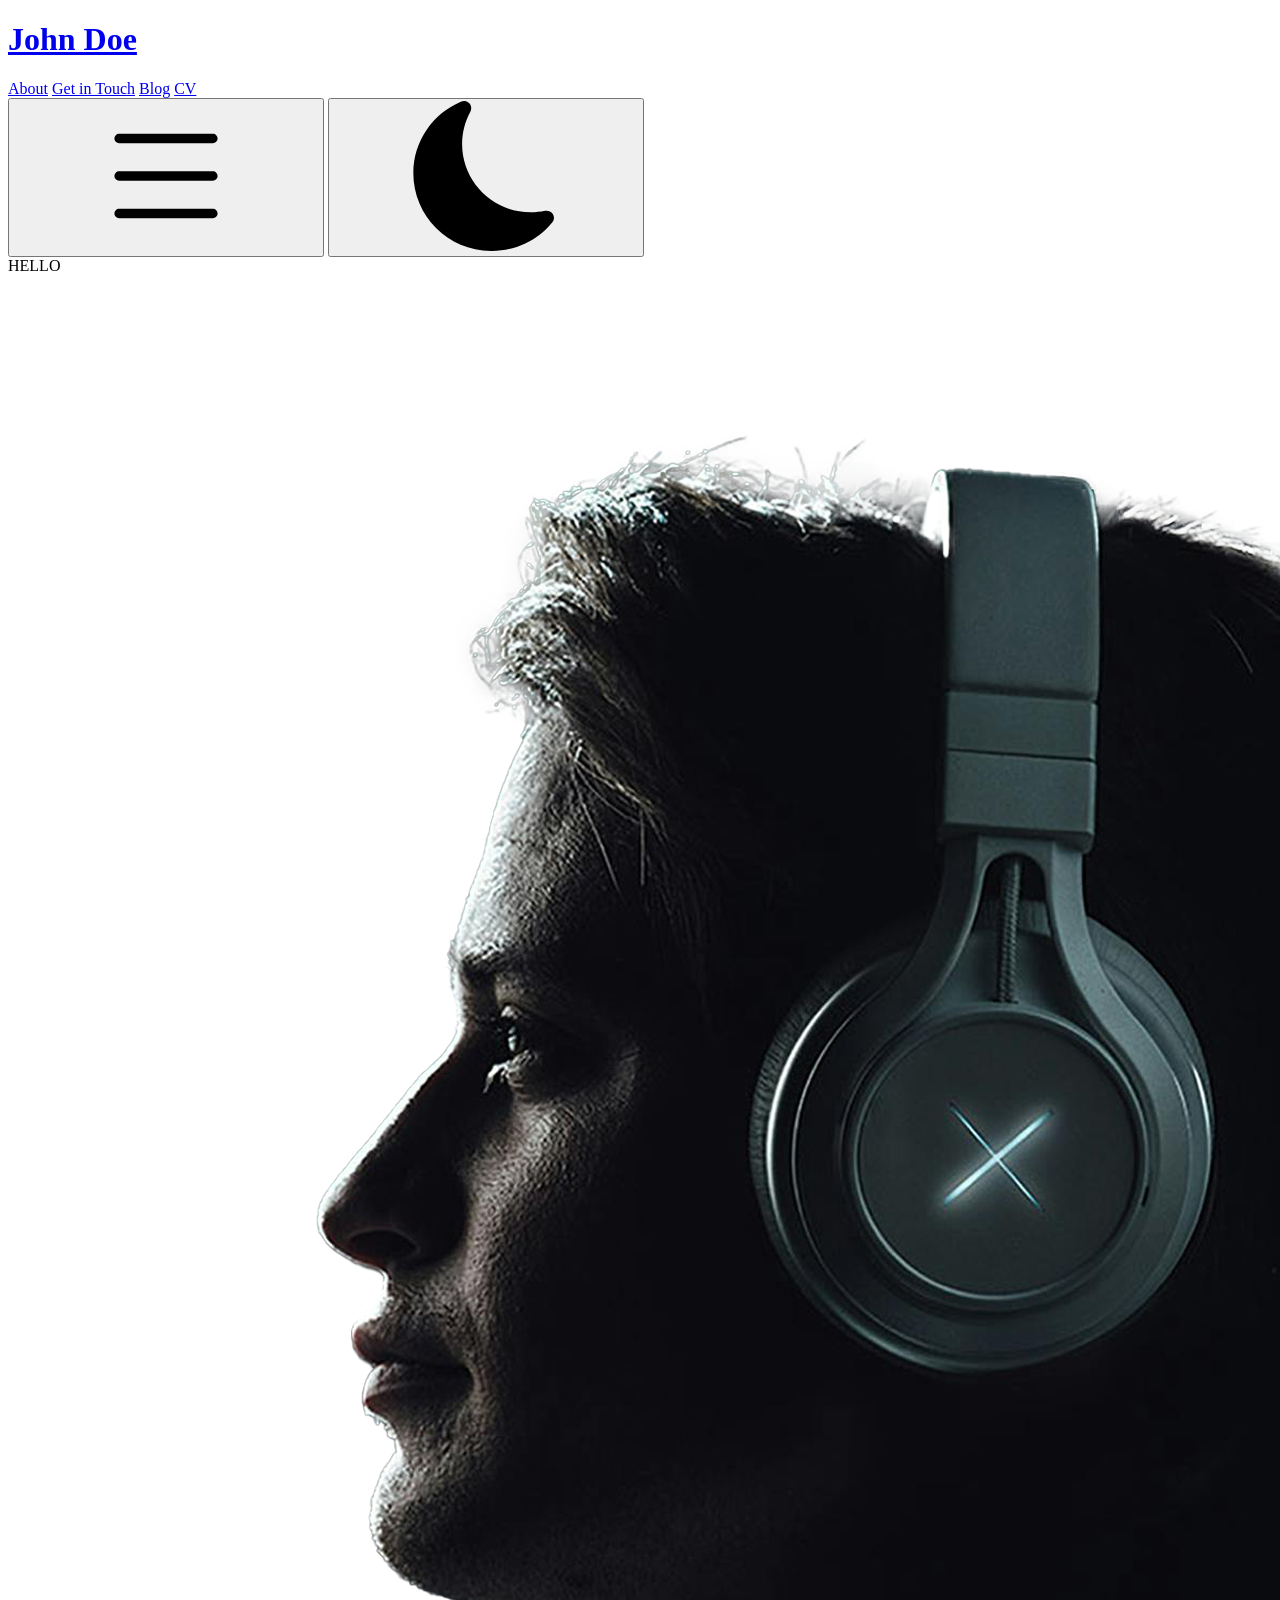
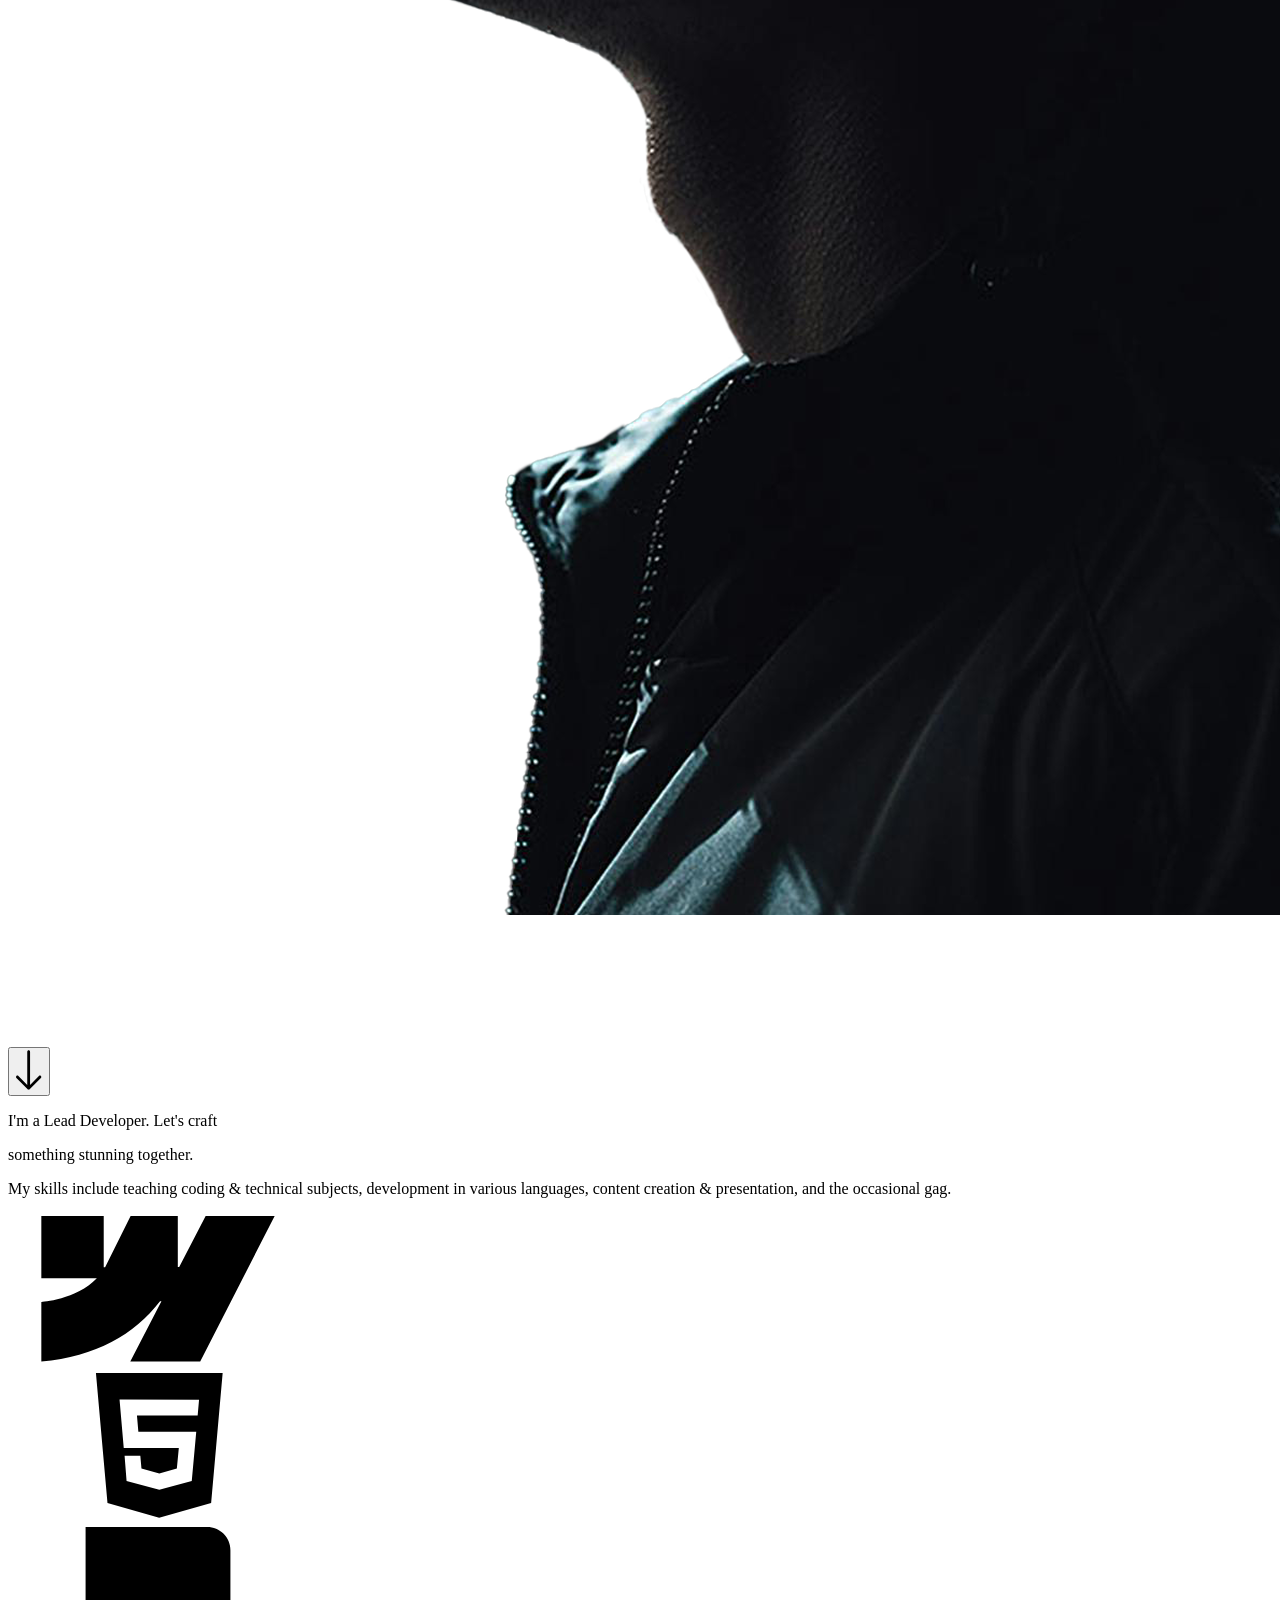
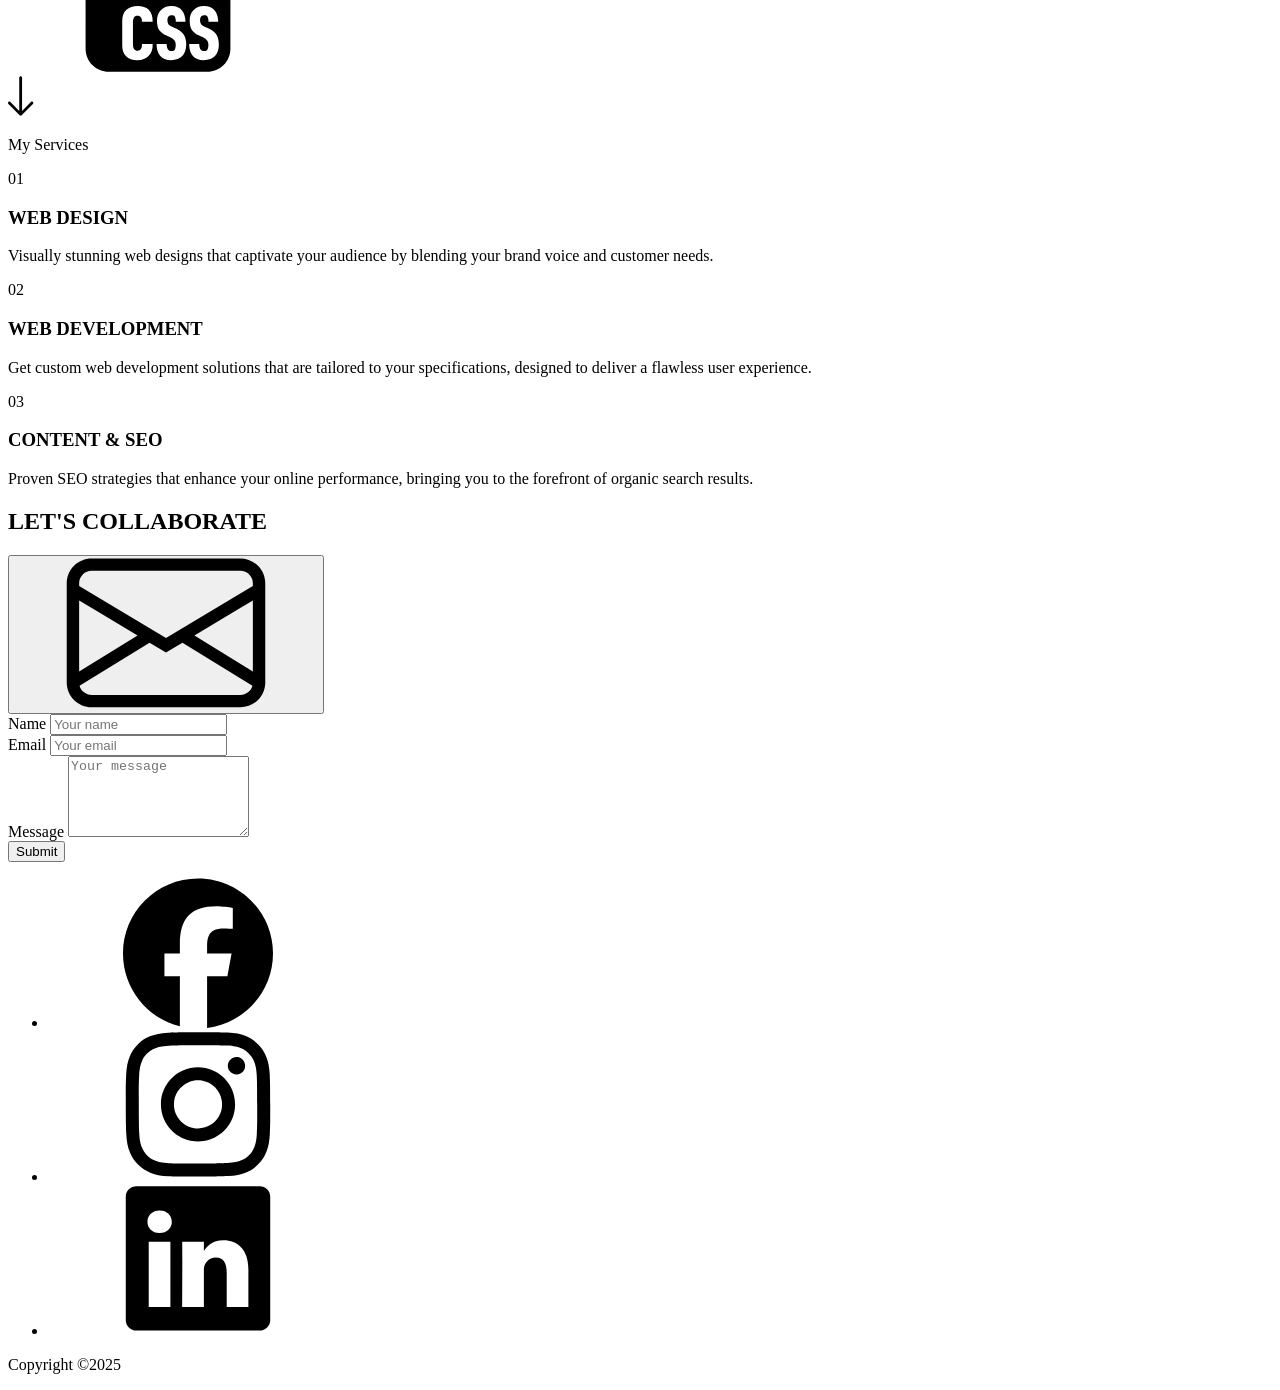
<file: Module 1/John Doe/index.html>
<!DOCTYPE html>
<html lang="en">

<head>
    <meta charset="UTF-8">
    <meta name="description" content="Portfolio website of John Doe, lead developer and designer.">
    <title>John Doe</title>
</head>

<body>
    <div class="container">
        <header>
            <a href="index.html" id="logo-link">
                <h1>
                    John Doe
                </h1>
            </a>
            <nav>
                <div id="menu-items">
                    <a href="#bio">About</a>
                    <a href="#contact">Get in Touch</a>
                    <a href="blog.html">Blog</a>
                    <a href="cv.html">CV</a>
                </div>
            </nav>
            <button id="nav-menu" aria-label="Open menu">
                <svg>
                    <use href="assets/vector/icons.svg#icon-menu"></use>
                </svg>
            </button>
            <button id="theme-toggle" aria-label="Switch to colour theme">
                <svg>
                    <use href="assets/vector/icons.svg#icon-moon"></use>
                </svg>
            </button>
        </header>

        <main>
            <section id="hero" class="top-section">
                <div id="hello-splash">HELLO</div>
                <div class="developer-wrapper">
                    <img id="developer-side" src="assets/images/landing/developer_side.png"
                        alt="John Doe, side view, wearing headphones">
                </div>
                <div id="geek-badge">
                    <svg width="122" height="124">
                        <use href="assets/vector/icons.svg#geek-badge"></use>
                    </svg>
                </div>
                <button id="read-more" aria-label="Read more about me">
                    <svg width="26" height="40">
                        <use href="assets/vector/icons.svg#icon-arrow-down"></use>
                    </svg>
                </button>
            </section>

            <section id="tagline">
                <p id="line-1">I'm a <span id="lead-badge">Lead</span> Developer. Let's craft</p>
                <p id="line-2">something stunning together.</p>
            </section>

            <section id="bio">
                <div id="bio-container">
                    <div class="bio-image"></div>
                    <div id="bio-content">
                        <div id="bio-text">
                            <p>
                                My skills include teaching coding &amp; technical subjects,
                                development in various languages, content creation &amp;
                                presentation, and the occasional gag.
                            </p>
                        </div>
                        <div id="bio-skills">
                            <div id="skill-webflow" class="skill-badge">
                                <svg>
                                    <use href="assets/vector/icons.svg#icon-webflow"></use>
                                </svg>
                            </div>
                            <div id="skill-html" class="skill-badge">
                                <svg>
                                    <use href="assets/vector/icons.svg#icon-html"></use>
                                </svg>
                            </div>
                            <div id="skill-css" class="skill-badge">
                                <svg>
                                    <use href="assets/vector/icons.svg#icon-css"></use>
                                </svg>
                            </div>
                        </div>
                    </div>
                </div>
            </section>

            <section id="my-services">
                <div id="my-services-heading">
                    <span id="my-services-arrow">
                        <svg width="26" height="40">
                            <use href="assets/vector/icons.svg#icon-arrow-down"></use>
                        </svg>
                    </span>
                    <p>My Services</p>
                </div>
                <div id="services-container">
                    <div class="service">
                        <p class="service-number">01</p>
                        <h3>WEB DESIGN</h3>
                        <p>
                            Visually stunning web designs that captivate your audience by blending
                            your brand voice and customer needs.
                        </p>
                    </div>
                    <div class="service">
                        <p class="service-number">02</p>
                        <h3>WEB DEVELOPMENT</h3>
                        <p>
                            Get custom web development solutions that are tailored to your
                            specifications, designed to deliver a flawless user experience.
                        </p>
                    </div>
                    <div class="service">
                        <p class="service-number">03</p>
                        <h3>CONTENT &amp; SEO</h3>
                        <p>
                            Proven SEO strategies that enhance your online performance,
                            bringing you to the forefront of organic search results.
                        </p>
                    </div>
                </div>
            </section>

            <section id="contact">
                <div id="contact-container">
                    <div id="contact-header">
                        <h2>LET'S COLLABORATE</h2>
                        <button id="send-email" aria-label="Send me an email">
                            <svg>
                                <use href="assets/vector/icons.svg#icon-email"></use>
                            </svg>
                        </button>
                    </div>
                    <div id="contact-body">
                        <div class="contact-image"></div>
                        <div id="form-area">
                            <form id="contact-form" action="#" method="post">
                                <div class="form-group">
                                    <label id="name-label" for="name">Name</label>
                                    <input type="text" id="name" name="name" placeholder="Your name" required>
                                </div>
                                <div class="form-group">
                                    <label id="email-label" for="email">Email</label>
                                    <input type="email" id="email" name="email" placeholder="Your email" required>
                                </div>
                                <div class="form-group">
                                    <label id="message-label" for="message">Message</label>
                                    <textarea id="message" name="message" placeholder="Your message" rows="5"
                                        required></textarea>
                                </div>
                                <button type="submit" class="submit-button">Submit</button>
                            </form>
                        </div>
                    </div>
                </div>
            </section>
        </main>

        <footer>
            <nav id="social-buttons">
                <ul>
                    <li>
                        <a id="social-facebook" class="social-button" href="https://facebook.com" target="_blank"
                            rel="noopener noreferrer" aria-label="Visit my Facebook profile">
                            <svg>
                                <use href="assets/vector/icons.svg#icon-facebook"></use>
                            </svg>
                        </a>
                    </li>
                    <li>
                        <a id="social-instagram" class="social-button" href="https://facebook.com" target="_blank"
                            rel="noopener noreferrer" aria-label="Visit my Instagram profile">
                            <svg>
                                <use href="assets/vector/icons.svg#icon-instagram"></use>
                            </svg>
                        </a>
                    </li>
                    <li>
                        <a id="social-linkedin" class="social-button" href="https://facebook.com" target="_blank"
                            rel="noopener noreferrer" aria-label="Visit my LinkedIn profile">
                            <svg>
                                <use href="assets/vector/icons.svg#icon-linkedin"></use>
                            </svg>
                        </a>
                    </li>
                </ul>
                <p>Copyright &copy;2025</p>
            </nav>
        </footer>
    </div>
</body>

</html>
</file>
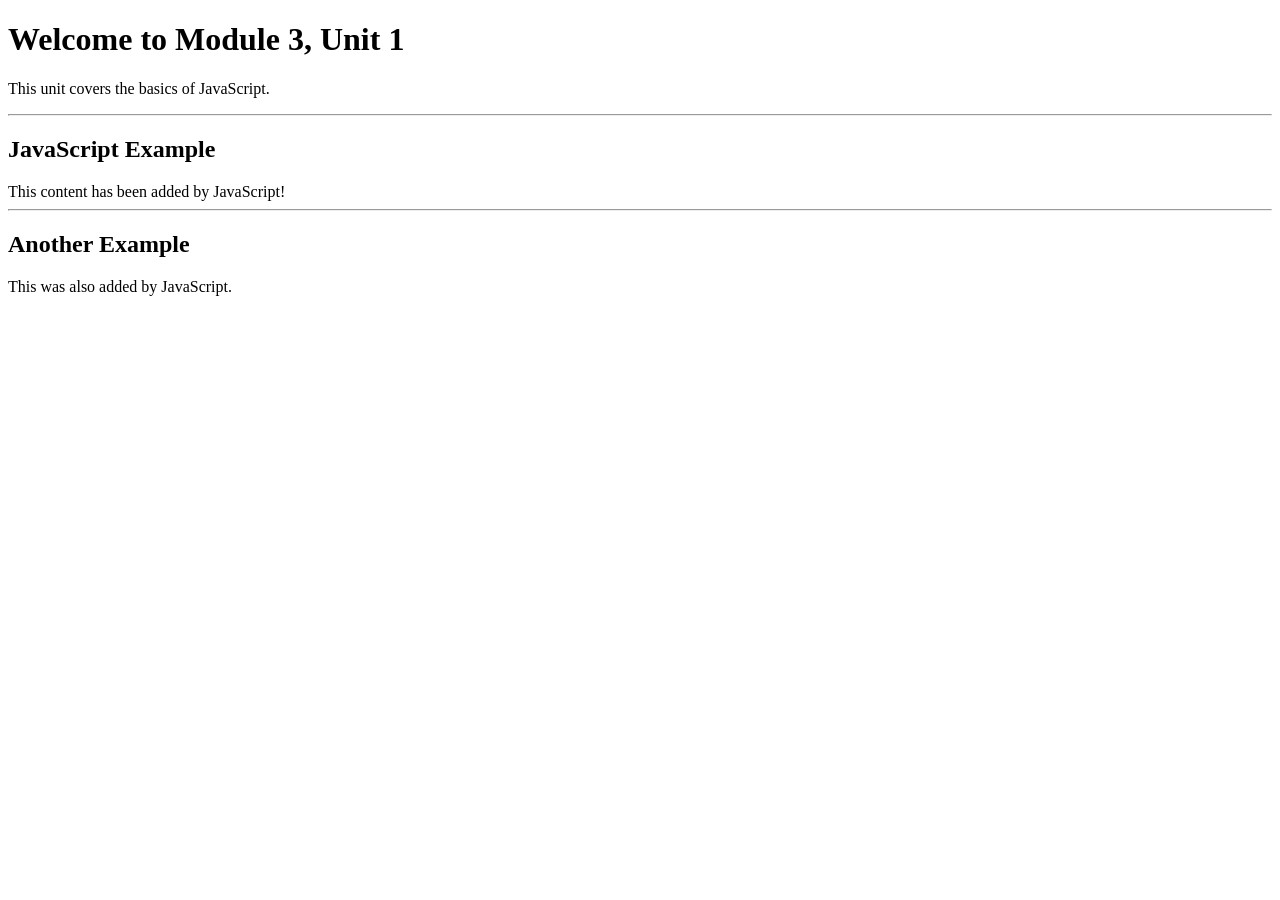
<file: Module 3/Unit 1/index.html>
<!DOCTYPE html>
<html lang="en">

<head>
    <meta charset="UTF-8">
    <title>Module 3, Unit 1</title>
</head>

<body>
    <h1>Welcome to Module 3, Unit 1</h1>
    <p>This unit covers the basics of JavaScript.</p>
    <hr>
    <h2>JavaScript Example</h2>
    <div id="div1"></div>
    <script src="app.js"></script>
    <script>
        document.addEventListener("DOMContentLoaded", function() {
            document.getElementById("div2").innerHTML = "This was also added by JavaScript.";
        });
    </script>
    <hr>
    <h2>Another Example</h2>
    <div id="div2"></div>
</body>

</html>
</file>
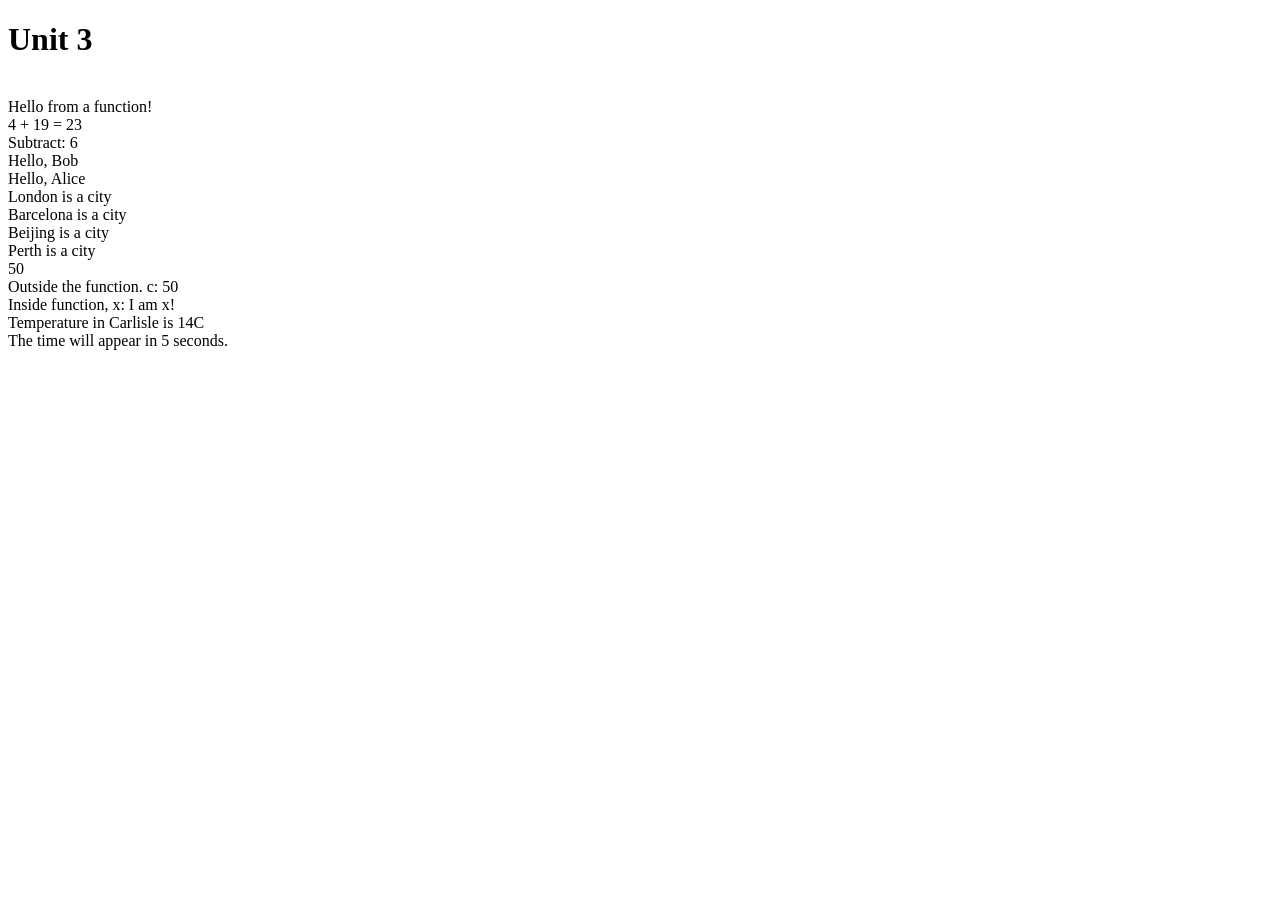
<file: Module 3/Unit 3/index.html>
<!DOCTYPE html>
<html lang="en">

<head>
    <title>Module 3, Unit 3</title>
</head>

<body>
    <h1>Unit 3</h1>

    <div id="messageArea">
    </div>

    <script src="js/index.js"></script>
</body>

</html>
</file>
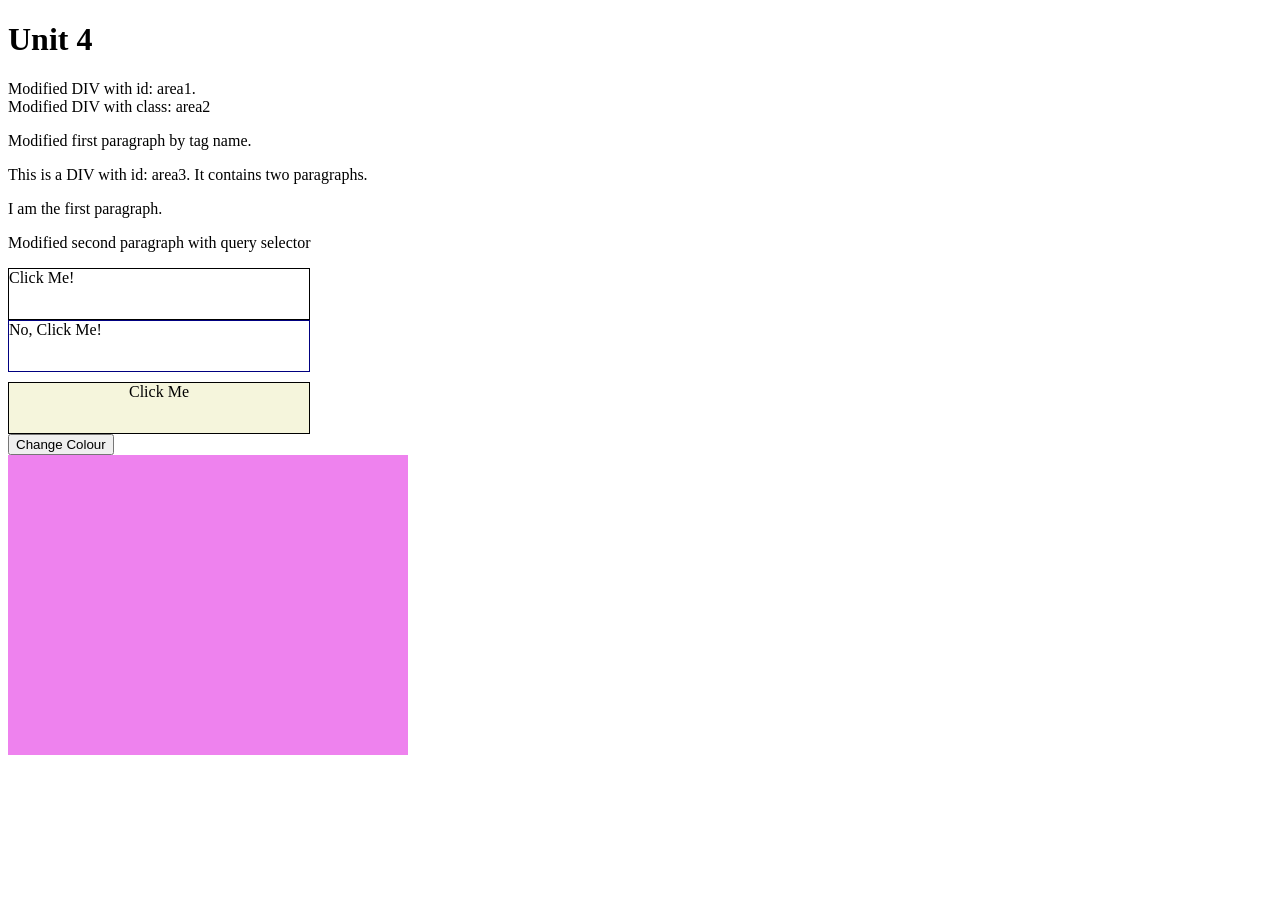
<file: Module 3/Unit 4/index.html>
<!DOCTYPE html>
<html lang="en">

<head>
    <title>Module 3, Unit 4</title>
</head>

<body>
    <h1>Unit 4</h1>

    <div id="messageArea">
    </div>

    <div id="area1">This is a DIV with id: area1.</div>
    <div class="area2">This is a DIV with class: area2.</div>
    <p>This is a paragraph.</p>
    <div id="area3">
        This is a DIV with id: area3. It contains two paragraphs.
        <p>I am the first paragraph.</p>
        <p>I am the second paragraph.</p>
    </div>

    <div id="clickMe" style="border: 1px solid black; width: 300px; height: 50px;" onclick="clickMe()">
        Click Me!
    </div>
    <div id="clickMe2" style="border: 1px solid navy; width: 300px; height: 50px;" onclick="clickMe(this)">
        No, Click Me!
    </div>

    <style>
        .buttonState1 {
            border: 1px solid black;
            text-align: center;
            width: 300px;
            height: 50px;
            margin-top: 10px;
            background-color: beige;
        }

        .buttonState2 {
            border: 1px solid black;
            text-align: center;
            width: 300px;
            height: 50px;
            margin-top: 10px;
            background-color: aliceblue;
        }
    </style>
    <div id="statefulButton" class="buttonState1" onclick="handleButton(this)">Click Me</div>

    <style>
        .colorArea {
            width: 400px;
            height: 300px;
            background-color: violet;
        }
    </style>
    <button type="button" id="btnChangeColor">Change Colour</button>
    <div id="colorArea" class="colorArea"></div>


    <script src="js/index.js"></script>
</body>

</html>
</file>
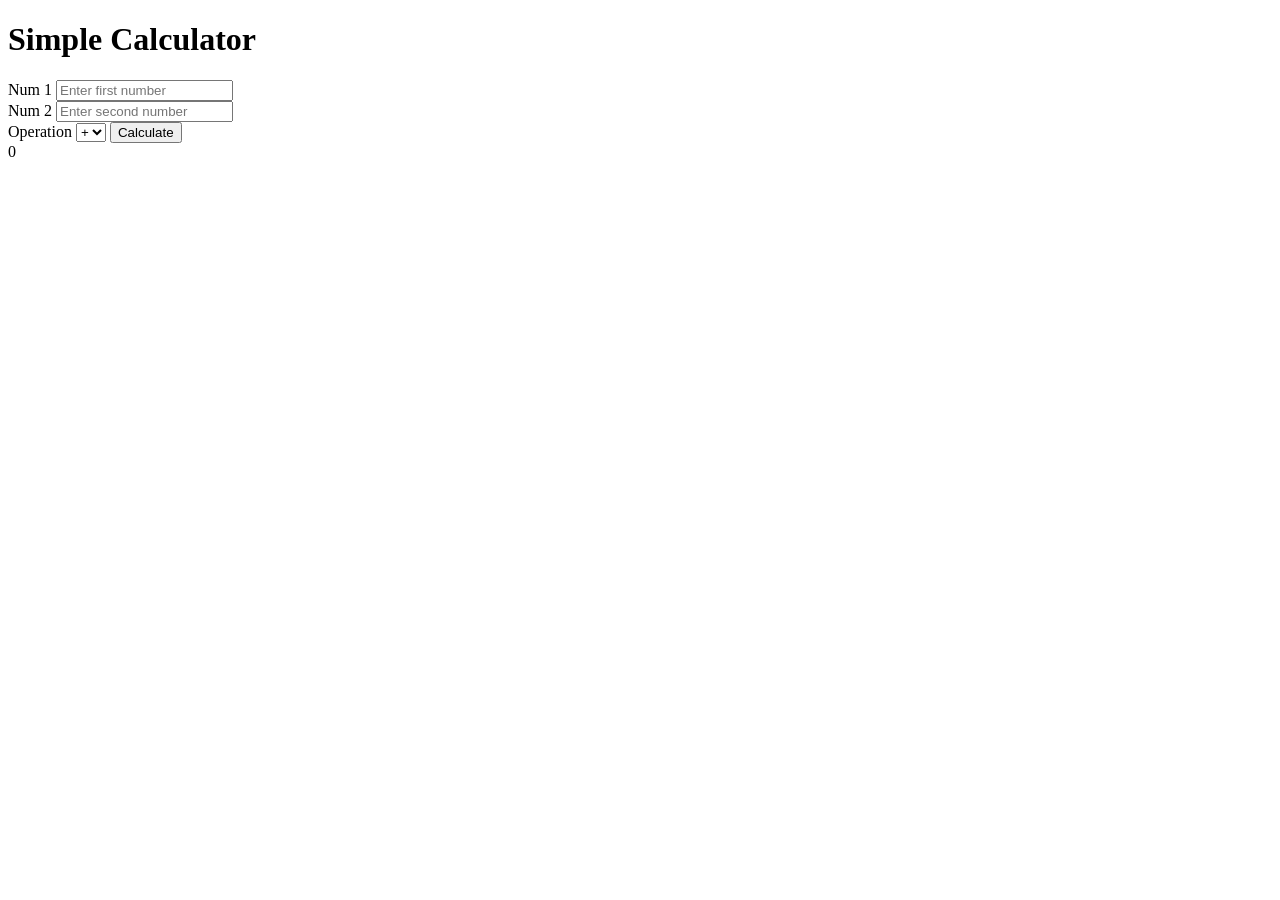
<file: Module 3/Unit 1/Calc/index.html>
<!DOCTYPE html>
<html lang="en">
<head>
    <meta charset="UTF-8">
    <title>Module 3, Unit 1 - Calculator</title>
</head>
<body>  
    <h1>Simple Calculator</h1>
    <form name="calc">
        <label for="num1">Num 1</label>
        <input type="number" id="num1" name="num1" required placeholder="Enter first number">
        <br>
        <label for="num2">Num 2</label>
        <input type="number" id="num2" name="num2" required placeholder="Enter second number">
        <br>
        <label for="op">Operation</label>
        <select id="op" name="op">
            <option value="add">+</option>
            <option value="subtract">-</option>
            <option value="multiply">*</option>
            <option value="divide">/</option>
        </select>
        <button id="calculate" type="button">Calculate</button>
        <br>
        <label id="result">0</label>
    </form>
    <script src="calc.js"></script>
</body>
</html>
</file>
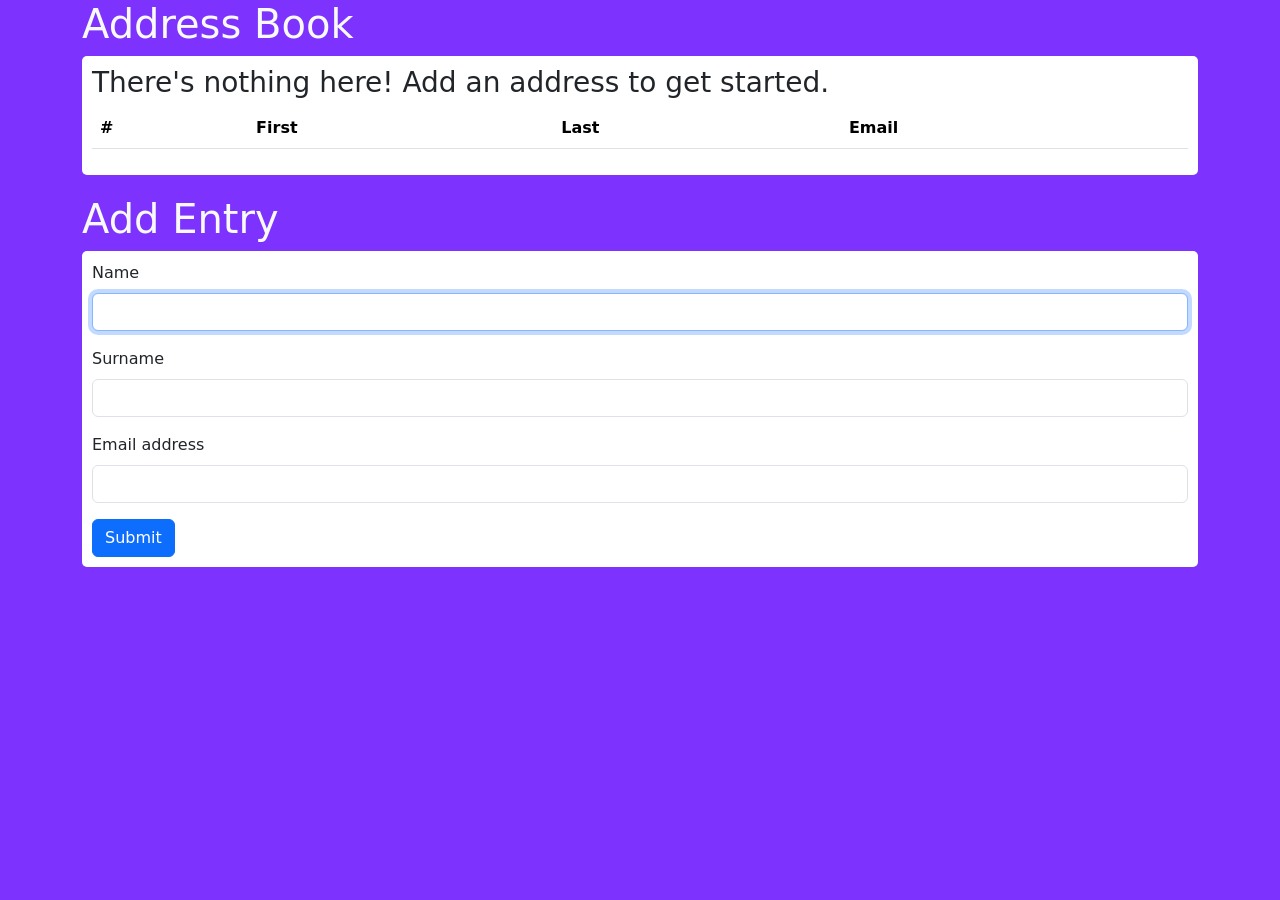
<file: Module 3/Unit 3/AddressBook/index.html>
<!doctype html>
<html lang="en">

<head>
    <meta charset="utf-8">
    <meta name="viewport" content="width=device-width, initial-scale=1">
    <title>Address Book</title>
    <link href="https://cdn.jsdelivr.net/npm/bootstrap@5.3.7/dist/css/bootstrap.min.css" rel="stylesheet"
        integrity="sha384-LN+7fdVzj6u52u30Kp6M/trliBMCMKTyK833zpbD+pXdCLuTusPj697FH4R/5mcr" crossorigin="anonymous">
    <link href="css/styles.css" rel="stylesheet">
</head>

<body>
    <div class="container">
        <h1 class="text-light">Address Book</h1>

        <div class="rounded-container">
            <h3 id="nothing-here">There's nothing here! Add an address to get started.</h2>

                <table class="table">
                    <thead>
                        <tr>
                            <th scope="col">#</th>
                            <th scope="col">First</th>
                            <th scope="col">Last</th>
                            <th scope="col">Email</th>
                        </tr>
                    </thead>
                    <tbody>
                    </tbody>
                </table>
        </div>


        <h1 class="text-light" style="margin-top: 20px;">Add Entry</h1>

        <div class="rounded-container">
            <form name="entryForm" id="entryForm">
                <div class="mb-3">
                    <label for="inputName" class="form-label">Name</label>
                    <input type="text" class="form-control" id="inputName">
                    <div id="name-error" class="form-text text-danger d-none">Please enter a valid first name.</div>
                </div>
                <div class="mb-3">
                    <label for="inputSurname" class="form-label">Surname</label>
                    <input type="text" class="form-control" id="inputSurname">
                    <div id="surname-error" class="form-text text-danger d-none">Please enter a valid surname.</div>
                </div>
                <div class="mb-3">
                    <label for="inputEmail" class="form-label">Email address</label>
                    <input type="email" class="form-control" id="inputEmail" aria-describedby="emailHelp">
                    <div id="email-error" class="form-text text-danger d-none">Please enter a valid email.</div>
                </div>

                <button type="submit" class="btn btn-primary">Submit</button>
            </form>
        </div>

    </div>


    <script src="https://cdn.jsdelivr.net/npm/bootstrap@5.3.7/dist/js/bootstrap.bundle.min.js"
        integrity="sha384-ndDqU0Gzau9qJ1lfW4pNLlhNTkCfHzAVBReH9diLvGRem5+R9g2FzA8ZGN954O5Q"
        crossorigin="anonymous"></script>
    <script src="js/index.js"></script>
</body>

</html>
</file>
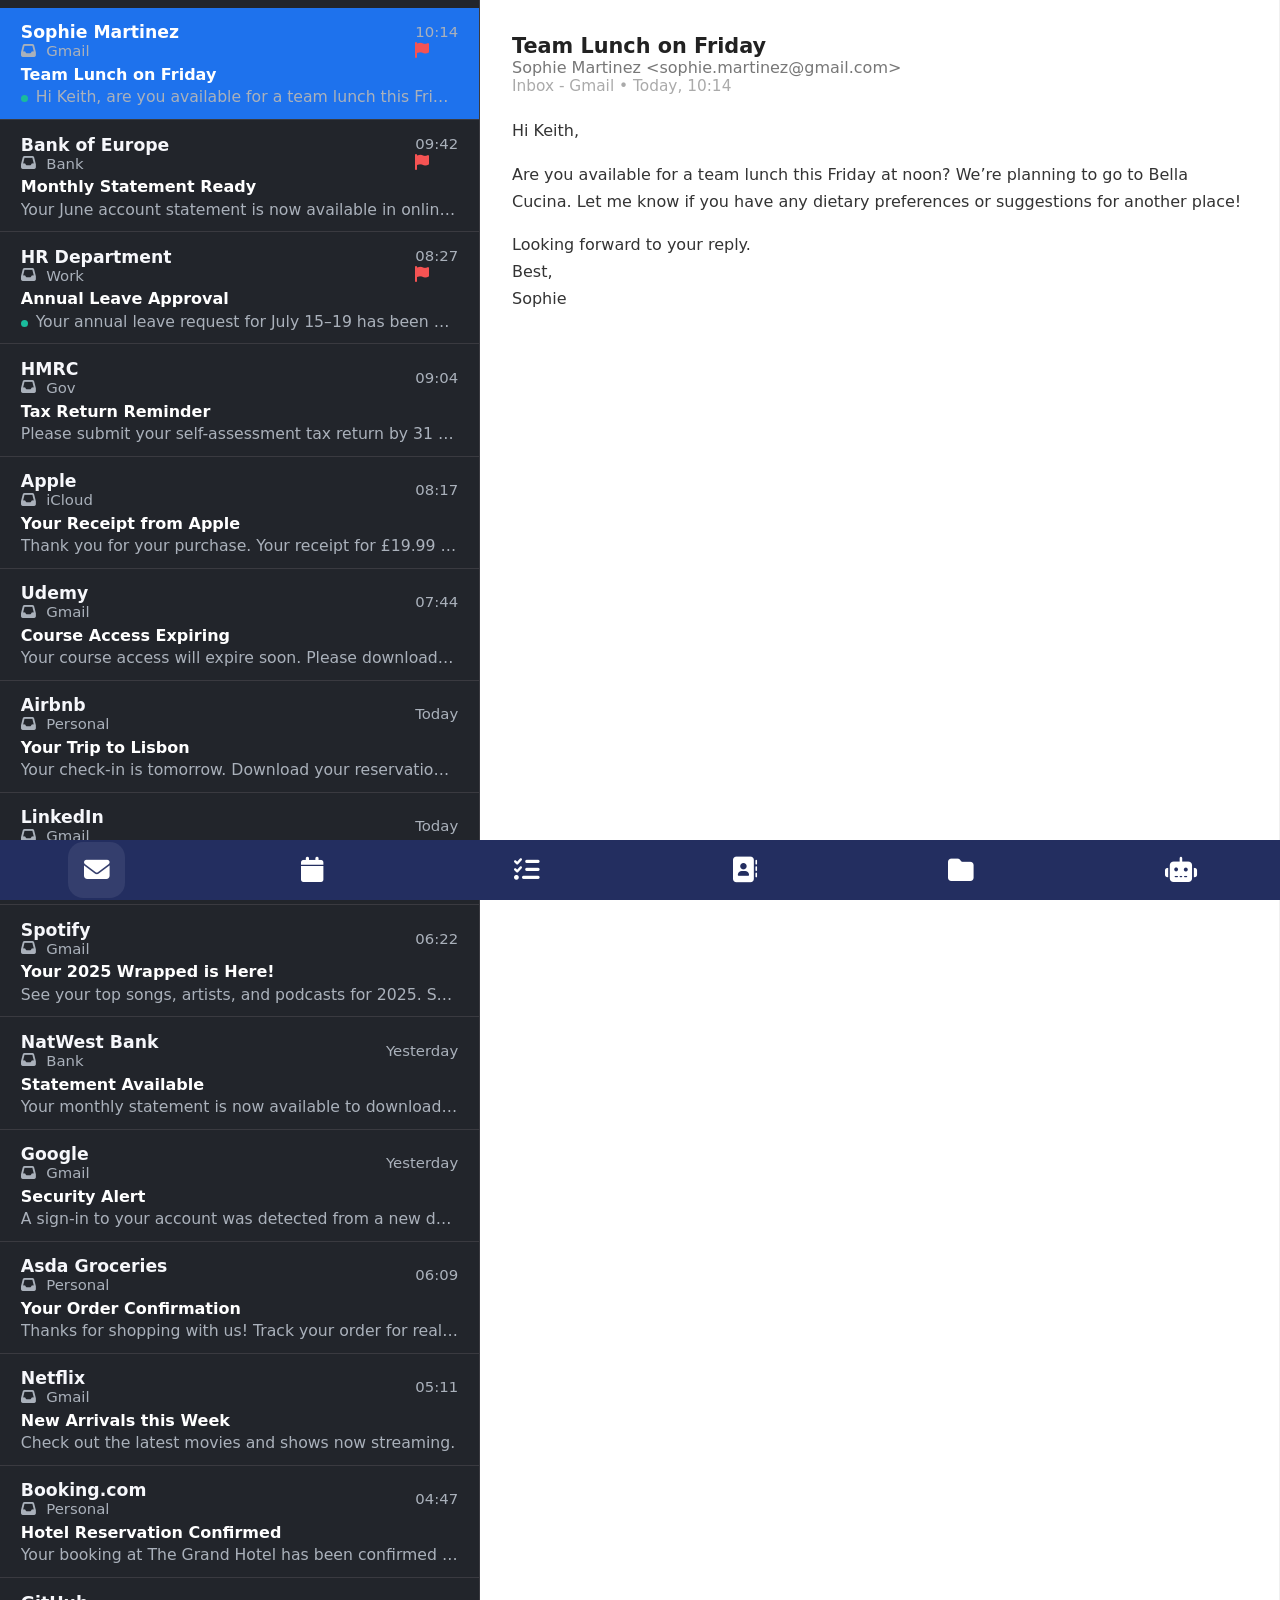
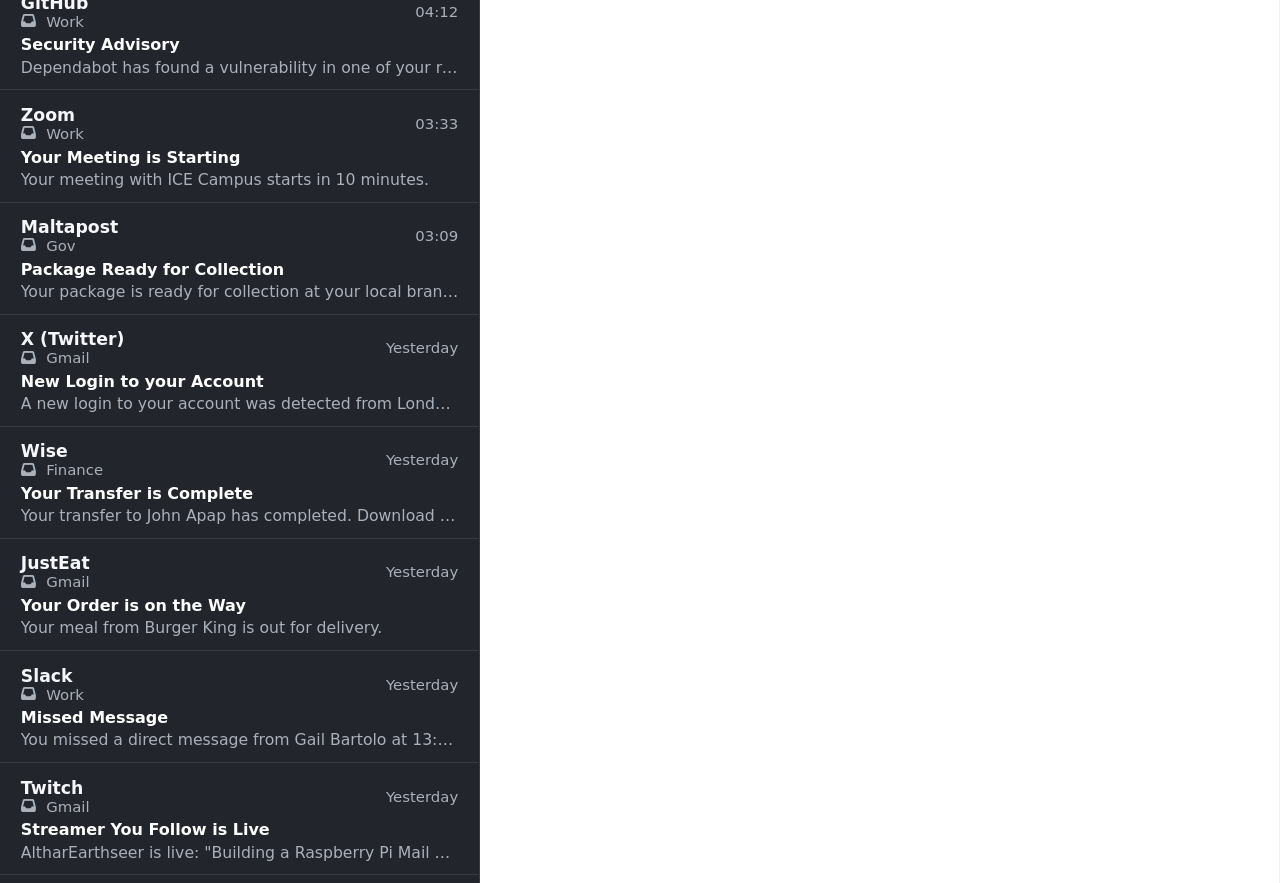
<file: Module 2/Mail Client/mail.html>
<!DOCTYPE html>
<html lang="en">

<head>
    <meta charset="UTF-8">
    <meta name="viewport" content="width=device-width, initial-scale=1.0">
    <title>Sample Mail App</title>
    <link rel="stylesheet" href="https://cdnjs.cloudflare.com/ajax/libs/font-awesome/6.4.0/css/all.min.css">
    <link rel="stylesheet" href="styles.css">
</head>

<body>
    <div class="email-app">
        <!-- Sidebar with icons -->
        <aside class="sidebar">
            <span class="icon selected" title="Mail"><i class="fa-solid fa-envelope"></i></span>
            <span class="icon" title="Calendar"><i class="fa-solid fa-calendar"></i></span>
            <span class="icon" title="Tasks"><i class="fa-solid fa-list-check"></i></span>
            <span class="icon" title="Contacts"><i class="fa-solid fa-address-book"></i></span>
            <div class="icon" id="folder-toggle"><i class="fa-solid fa-folder"></i></div>
            <div class="icon" id="assistant-toggle"><i class="fa-solid fa-robot"></i></div>
        </aside>
        <!-- Mail Folders Column -->
        <nav class="mail-folders">
            <ul>
                <li class="folder expanded all-mail"><i class="fa-solid fa-inbox"></i> All Mail
                    <ul>
                        <li>Inbox</li>
                        <li>Sent</li>
                        <li>Junk</li>
                        <li>Drafts</li>
                        <li>Archive</li>
                    </ul>
                </li>
                <li class="folder collapsed personal"><i class="fa-solid fa-user"></i> Personal</li>
                <li class="folder collapsed work"><i class="fa-solid fa-briefcase"></i> Work</li>
            </ul>
        </nav>
        <!-- Email list -->
        <nav class="emaillist">
            <!-- Repeat the following .email-item 20 times (example content below) -->
            <div class="email-item selected">
                <div class="email-header">
                    <span>
                        <span class="sender">Sophie Martinez</span>
                        <span class="email-meta"><i class="fa-solid fa-inbox"></i> Gmail</span>
                    </span>
                    <span>
                        <span class="email-meta">10:14</span>
                        <i class="fa-solid fa-flag email-flag" title="Flagged"></i>
                    </span>
                </div>
                <div class="subject">Team Lunch on Friday</div>
                <div class="summary"><span class="email-unread-dot"></span>Hi Keith, are you available for a team lunch
                    this Friday at noon? Let me know if you have any dietary preferences.</div>
            </div>
            <div class="email-item">
                <div class="email-header">
                    <span>
                        <span class="sender">Bank of Europe</span>
                        <span class="email-meta"><i class="fa-solid fa-inbox"></i> Bank</span>
                    </span>
                    <span>
                        <span class="email-meta">09:42</span>
                        <i class="fa-solid fa-flag email-flag" title="Flagged"></i>
                    </span>
                </div>
                <div class="subject">Monthly Statement Ready</div>
                <div class="summary">Your June account statement is now available in online banking. Please review for
                    accuracy.</div>
            </div>
            <div class="email-item">
                <div class="email-header">
                    <span>
                        <span class="sender">HR Department</span>
                        <span class="email-meta"><i class="fa-solid fa-inbox"></i> Work</span>
                    </span>
                    <span>
                        <span class="email-meta">08:27</span>
                        <i class="fa-solid fa-flag email-flag" title="Flagged"></i>
                    </span>
                </div>
                <div class="subject">Annual Leave Approval</div>
                <div class="summary"><span class="email-unread-dot"></span>Your annual leave request for July 15–19 has
                    been approved. Enjoy your time off!</div>
            </div>
            <!-- FAKE EMAILS - AUTOGENERATED EXAMPLES BELOW -->
            <div class="email-item">
                <div class="email-header"><span><span class="sender">HMRC</span><span class="email-meta"><i
                                class="fa-solid fa-inbox"></i> Gov</span></span><span><span
                            class="email-meta">09:04</span></span></div>
                <div class="subject">Tax Return Reminder</div>
                <div class="summary">Please submit your self-assessment tax return by 31 January to avoid penalties.
                </div>
            </div>
            <div class="email-item">
                <div class="email-header"><span><span class="sender">Apple</span><span class="email-meta"><i
                                class="fa-solid fa-inbox"></i> iCloud</span></span><span><span
                            class="email-meta">08:17</span></span></div>
                <div class="subject">Your Receipt from Apple</div>
                <div class="summary">Thank you for your purchase. Your receipt for £19.99 is attached.</div>
            </div>
            <div class="email-item">
                <div class="email-header"><span><span class="sender">Udemy</span><span class="email-meta"><i
                                class="fa-solid fa-inbox"></i> Gmail</span></span><span><span
                            class="email-meta">07:44</span></span></div>
                <div class="subject">Course Access Expiring</div>
                <div class="summary">Your course access will expire soon. Please download resources you wish to keep.
                </div>
            </div>
            <div class="email-item">
                <div class="email-header"><span><span class="sender">Airbnb</span><span class="email-meta"><i
                                class="fa-solid fa-inbox"></i> Personal</span></span><span><span
                            class="email-meta">Today</span></span></div>
                <div class="subject">Your Trip to Lisbon</div>
                <div class="summary">Your check-in is tomorrow. Download your reservation details and key instructions.
                </div>
            </div>
            <div class="email-item">
                <div class="email-header"><span><span class="sender">LinkedIn</span><span class="email-meta"><i
                                class="fa-solid fa-inbox"></i> Gmail</span></span><span><span
                            class="email-meta">Today</span></span></div>
                <div class="subject">3 New Connection Requests</div>
                <div class="summary">You have 3 new connection requests. See who wants to connect with you.</div>
            </div>
            <div class="email-item">
                <div class="email-header"><span><span class="sender">Spotify</span><span class="email-meta"><i
                                class="fa-solid fa-inbox"></i> Gmail</span></span><span><span
                            class="email-meta">06:22</span></span></div>
                <div class="subject">Your 2025 Wrapped is Here!</div>
                <div class="summary">See your top songs, artists, and podcasts for 2025. Share your stats now!</div>
            </div>
            <div class="email-item">
                <div class="email-header"><span><span class="sender">NatWest Bank</span><span class="email-meta"><i
                                class="fa-solid fa-inbox"></i> Bank</span></span><span><span
                            class="email-meta">Yesterday</span></span></div>
                <div class="subject">Statement Available</div>
                <div class="summary">Your monthly statement is now available to download from online banking.</div>
            </div>
            <div class="email-item">
                <div class="email-header"><span><span class="sender">Google</span><span class="email-meta"><i
                                class="fa-solid fa-inbox"></i> Gmail</span></span><span><span
                            class="email-meta">Yesterday</span></span></div>
                <div class="subject">Security Alert</div>
                <div class="summary">A sign-in to your account was detected from a new device. Was this you?</div>
            </div>
            <div class="email-item">
                <div class="email-header"><span><span class="sender">Asda Groceries</span><span class="email-meta"><i
                                class="fa-solid fa-inbox"></i> Personal</span></span><span><span
                            class="email-meta">06:09</span></span></div>
                <div class="subject">Your Order Confirmation</div>
                <div class="summary">Thanks for shopping with us! Track your order for real-time updates.</div>
            </div>
            <div class="email-item">
                <div class="email-header"><span><span class="sender">Netflix</span><span class="email-meta"><i
                                class="fa-solid fa-inbox"></i> Gmail</span></span><span><span
                            class="email-meta">05:11</span></span></div>
                <div class="subject">New Arrivals this Week</div>
                <div class="summary">Check out the latest movies and shows now streaming.</div>
            </div>
            <div class="email-item">
                <div class="email-header"><span><span class="sender">Booking.com</span><span class="email-meta"><i
                                class="fa-solid fa-inbox"></i> Personal</span></span><span><span
                            class="email-meta">04:47</span></span></div>
                <div class="subject">Hotel Reservation Confirmed</div>
                <div class="summary">Your booking at The Grand Hotel has been confirmed for 12 Aug–15 Aug.</div>
            </div>
            <div class="email-item">
                <div class="email-header"><span><span class="sender">GitHub</span><span class="email-meta"><i
                                class="fa-solid fa-inbox"></i> Work</span></span><span><span
                            class="email-meta">04:12</span></span></div>
                <div class="subject">Security Advisory</div>
                <div class="summary">Dependabot has found a vulnerability in one of your repositories.</div>
            </div>
            <div class="email-item">
                <div class="email-header"><span><span class="sender">Zoom</span><span class="email-meta"><i
                                class="fa-solid fa-inbox"></i> Work</span></span><span><span
                            class="email-meta">03:33</span></span></div>
                <div class="subject">Your Meeting is Starting</div>
                <div class="summary">Your meeting with ICE Campus starts in 10 minutes.</div>
            </div>
            <div class="email-item">
                <div class="email-header"><span><span class="sender">Maltapost</span><span class="email-meta"><i
                                class="fa-solid fa-inbox"></i> Gov</span></span><span><span
                            class="email-meta">03:09</span></span></div>
                <div class="subject">Package Ready for Collection</div>
                <div class="summary">Your package is ready for collection at your local branch.</div>
            </div>
            <div class="email-item">
                <div class="email-header"><span><span class="sender">X (Twitter)</span><span class="email-meta"><i
                                class="fa-solid fa-inbox"></i> Gmail</span></span><span><span
                            class="email-meta">Yesterday</span></span></div>
                <div class="subject">New Login to your Account</div>
                <div class="summary">A new login to your account was detected from London, UK.</div>
            </div>
            <div class="email-item">
                <div class="email-header"><span><span class="sender">Wise</span><span class="email-meta"><i
                                class="fa-solid fa-inbox"></i> Finance</span></span><span><span
                            class="email-meta">Yesterday</span></span></div>
                <div class="subject">Your Transfer is Complete</div>
                <div class="summary">Your transfer to John Apap has completed. Download your receipt.</div>
            </div>
            <div class="email-item">
                <div class="email-header"><span><span class="sender">JustEat</span><span class="email-meta"><i
                                class="fa-solid fa-inbox"></i> Gmail</span></span><span><span
                            class="email-meta">Yesterday</span></span></div>
                <div class="subject">Your Order is on the Way</div>
                <div class="summary">Your meal from Burger King is out for delivery.</div>
            </div>
            <div class="email-item">
                <div class="email-header"><span><span class="sender">Slack</span><span class="email-meta"><i
                                class="fa-solid fa-inbox"></i> Work</span></span><span><span
                            class="email-meta">Yesterday</span></span></div>
                <div class="subject">Missed Message</div>
                <div class="summary">You missed a direct message from Gail Bartolo at 13:02.</div>
            </div>
            <div class="email-item">
                <div class="email-header"><span><span class="sender">Twitch</span><span class="email-meta"><i
                                class="fa-solid fa-inbox"></i> Gmail</span></span><span><span
                            class="email-meta">Yesterday</span></span></div>
                <div class="subject">Streamer You Follow is Live</div>
                <div class="summary">AltharEarthseer is live: "Building a Raspberry Pi Mail Client."</div>
            </div>
        </nav>
        <!-- Main message content -->
        <main class="message">
            <div class="subject">Team Lunch on Friday</div>
            <div class="sender">Sophie Martinez &lt;sophie.martinez@gmail.com&gt;</div>
            <div class="date">Inbox - Gmail • Today, 10:14</div>
            <div class="content">
                <p>Hi Keith,</p>
                <p>
                    Are you available for a team lunch this Friday at noon? We’re planning to go to Bella Cucina. Let me
                    know if you have any dietary preferences or suggestions for another place!
                </p>
                <p>
                    Looking forward to your reply.<br>
                    Best,<br>
                    Sophie
                </p>
            </div>
        </main>
        <!-- AI Assistant panel -->
        <aside class="assistant">
            <div class="assistant-header">
                <i class="fa-solid fa-robot"></i> AI Assistant
            </div>
            <div class="assistant-chat">
                <div class="assistant-msg ai">
                    <b>How can I help with this email?</b> <br>
                    Suggested actions are below.
                </div>
                <div class="assistant-msg user">
                    Summarise this email.
                </div>
                <div class="assistant-msg ai">
                    <i class="fa-solid fa-circle-info"></i> <b>Summary:</b><br>
                    <span>
                        Sophie is inviting you to a team lunch this Friday at noon and asks if you have any dietary
                        preferences.
                    </span>
                </div>
                <div class="assistant-msg user">
                    Draft a reply.
                </div>
                <div class="assistant-msg ai">
                    <i class="fa-solid fa-pen-to-square"></i> <b>Draft:</b><br>
                    <span>
                        Hi Sophie,<br>
                        Thanks for the invite! Friday at noon works great for me. I don’t have any dietary restrictions
                        and Bella Cucina sounds perfect.<br>
                        Looking forward to it!<br>
                        Keith
                    </span>
                </div>
            </div>
            <div class="assistant-actions">
                <button><i class="fa-solid fa-pen"></i> Draft Reply</button>
                <button><i class="fa-solid fa-robot"></i> Summarise</button>
                <button><i class="fa-solid fa-calendar-plus"></i> Schedule</button>
                <button><i class="fa-solid fa-tag"></i> Categorise</button>
            </div>
        </aside>
    </div>
</body>

</html>
</file>
<file: Module 3/Unit 3/AddressBook/css/styles.css>
body {
    background-color: #7d32fe;
}

.rounded-container {
    background-color: white;
    border-radius: 5px;
    padding: 10px;
}
</file>
<file: Module 2/Mail Client/styles.css>
:root {
    --sidebar-bg: #232e60;
    --assistant-bg: #1e72ed;
    --main-bg: #fff;
    --list-bg: #22252b;
    --list-selected: #1e72ed;
    --list-hover: #2b2e36;
    --list-text: #f6f7fb;
    --list-subject: #fff;
    --list-summary: #aab1bb;
    --flag: #f55353;
    --divider: #3a3a40;
}

body {
    margin: 0;
    font-family: 'Inter', system-ui, sans-serif;
    background: #181b20;
    color: #222;
}

.email-app {
    display: grid;
    grid-template-columns: 60px 200px 1.5fr 2.5fr 1fr;
    min-height: 100vh;
}

/* SIDEBAR */
.sidebar {
    background: var(--sidebar-bg);
    color: #fff;
    display: flex;
    flex-direction: column;
    align-items: center;
    padding-top: 1.5em;
    gap: 1.5em;
}

.sidebar .icon {
    font-size: 1.6em;
    padding: 0.5em 0.6em;
    margin: 0.3em;
    border-radius: 0.6em;
    cursor: pointer;
    transition: background 0.2s;
}

.sidebar .icon.selected,
.sidebar .icon:hover {
    background: rgba(255, 255, 255, 0.08);
}

/* MAIL FOLDERS */
.mail-folders {
    padding: 1rem;
    background: #2f3a6b;
    border-right: 1px solid #3a3a40;
    width: 200px;
    font-size: 0.95rem;
    color: #f0f0f0;
    border-radius: 0 8px 8px 0;
    box-shadow: 2px 0 5px rgba(0, 0, 0, 0.1);
}

.mail-folders .folder::before {
    content: attr(data-icon);
    margin-right: 6px;
    font-weight: bold;
}

.mail-folders ul {
    list-style: none;
    padding-left: 0;
    margin: 0;
}

.mail-folders li {
    padding: 6px 0 6px 12px;
    cursor: pointer;
    transition: background 0.2s;
    border-radius: 4px;
}

.mail-folders li:hover {
    background: rgba(255, 255, 255, 0.1);
}

.mail-folders .folder > ul {
    padding-left: 1rem;
}

.folder.collapsed > ul {
    display: none;
}

/* EMAIL LIST */
.emaillist {
    background: var(--list-bg);
    color: var(--list-text);
    padding: 0.5em 0;
    overflow-y: auto;
    border-right: 1px solid var(--divider);
}

.email-item {
    display: flex;
    flex-direction: column;
    gap: 0.2em;
    padding: 0.9em 1.3em 0.8em 1.3em;
    border-bottom: 1px solid var(--divider);
    cursor: pointer;
    transition: background 0.15s;
    position: relative;
}

.email-item.selected {
    background: var(--list-selected);
    color: #fff;
}

.email-item:hover:not(.selected) {
    background: var(--list-hover);
}

.email-header {
    display: flex;
    align-items: center;
    justify-content: space-between;
}

.sender {
    font-weight: 600;
    font-size: 1.08em;
}

.email-meta {
    display: flex;
    align-items: center;
    gap: 0.7em;
    font-size: 0.93em;
    color: #aab1bb;
}

.subject {
    color: var(--list-subject);
    font-weight: 600;
    font-size: 1em;
    margin-top: 0.1em;
}

.summary {
    color: var(--list-summary);
    font-size: 0.98em;
    white-space: nowrap;
    overflow: hidden;
    text-overflow: ellipsis;
}

.email-flag {
    color: var(--flag);
}

.email-unread-dot {
    width: 7px;
    height: 7px;
    background: #1abc9c;
    border-radius: 50%;
    display: inline-block;
    margin-right: 0.5em;
}

/* MAIN MESSAGE */
.message {
    background: var(--main-bg);
    padding: 2em 2em;
    overflow-y: auto;
    border-right: 1px solid #f0f0f0;
}

.message .subject {
    font-size: 1.3em;
    color: #222;
    font-weight: 700;
}

.message .sender {
    color: #777;
    font-size: 1em;
    font-weight: 400;
}

.message .date {
    font-size: 0.96em;
    color: #aaa;
}

.message .content {
    margin-top: 1.4em;
    line-height: 1.7;
    color: #333;
}

/* AI ASSISTANT */
.assistant {
    background: var(--assistant-bg);
    color: #fff;
    display: flex;
    flex-direction: column;
    height: 100vh;
    padding: 0;
}

.assistant-header {
    padding: 1em 1.3em;
    font-size: 1.1em;
    font-weight: bold;
    border-bottom: 1px solid #2061bb;
    display: flex;
    align-items: center;
    gap: 0.7em;
}

.assistant-chat {
    flex: 1;
    display: flex;
    flex-direction: column;
    gap: 1.1em;
    padding: 1.3em 1em 1em 1.3em;
    overflow-y: auto;
}

.assistant-msg.user {
    align-self: flex-end;
    background: rgba(255, 255, 255, 0.1);
    padding: 0.7em 1em;
    border-radius: 1em 1em 0 1em;
    max-width: 85%;
    font-weight: 500;
    color: #fff;
}

.assistant-msg.ai {
    align-self: flex-start;
    background: rgba(255, 255, 255, 0.17);
    padding: 0.7em 1em;
    border-radius: 1em 1em 1em 0;
    max-width: 90%;
    font-weight: 400;
    color: #fff;
}

.assistant-actions {
    border-top: 1px solid #2061bb;
    background: #175cb3;
    padding: 1em 1.3em;
    display: flex;
    gap: 0.8em;
    flex-wrap: wrap;
}

.assistant-actions button {
    background: #f6f7fb;
    color: #1e72ed;
    border: none;
    border-radius: 0.7em;
    padding: 0.45em 1.3em;
    font-weight: 600;
    font-size: 1em;
    cursor: pointer;
    margin-top: 0.2em;
    margin-bottom: 0.2em;
    transition: background 0.15s, color 0.15s;
}

.assistant-actions button:hover {
    background: #e3eafe;
}

/* SCROLLBARS */
.emaillist,
.assistant-chat,
.message {
    scrollbar-width: thin;
    scrollbar-color: #232e60 #f6f7fb;
}

.emaillist::-webkit-scrollbar,
.assistant-chat::-webkit-scrollbar,
.message::-webkit-scrollbar {
    width: 8px;
}

.emaillist::-webkit-scrollbar-thumb,
.assistant-chat::-webkit-scrollbar-thumb,
.message::-webkit-scrollbar-thumb {
    background: #222e60;
    border-radius: 8px;
}

.emaillist::-webkit-scrollbar-track,
.assistant-chat::-webkit-scrollbar-track,
.message::-webkit-scrollbar-track {
    background: #232e60;
}

/* Large Screens (Desktop) */
@media (min-width: 1281px) {
    #folder-toggle,
    #assistant-toggle {
        display: none;
    }
}

/* Medium Screens (Tablet) */
@media (max-width: 1280px) {
    .email-app{
        grid-template-columns: 1.5fr 2.5fr;
    }
    .assistant,
    .mail-folders {
        display: none;
    }
    .sidebar {
        display: flex;
        flex-direction: row;
        justify-content: space-around;
        align-items: center;
        position: fixed;
        bottom: 0;
        left: 0;
        width: 100%;
        height: 60px;
        background: var(--sidebar-bg);
        z-index: 1000;
        padding: 0;
    }
}

/* Small Screens (Mobile) */
@media (max-width: 700px) {
    .email-app {
        grid-template-columns: 1fr;
    }
    .message {
        display: none;
    }
}
</file>
